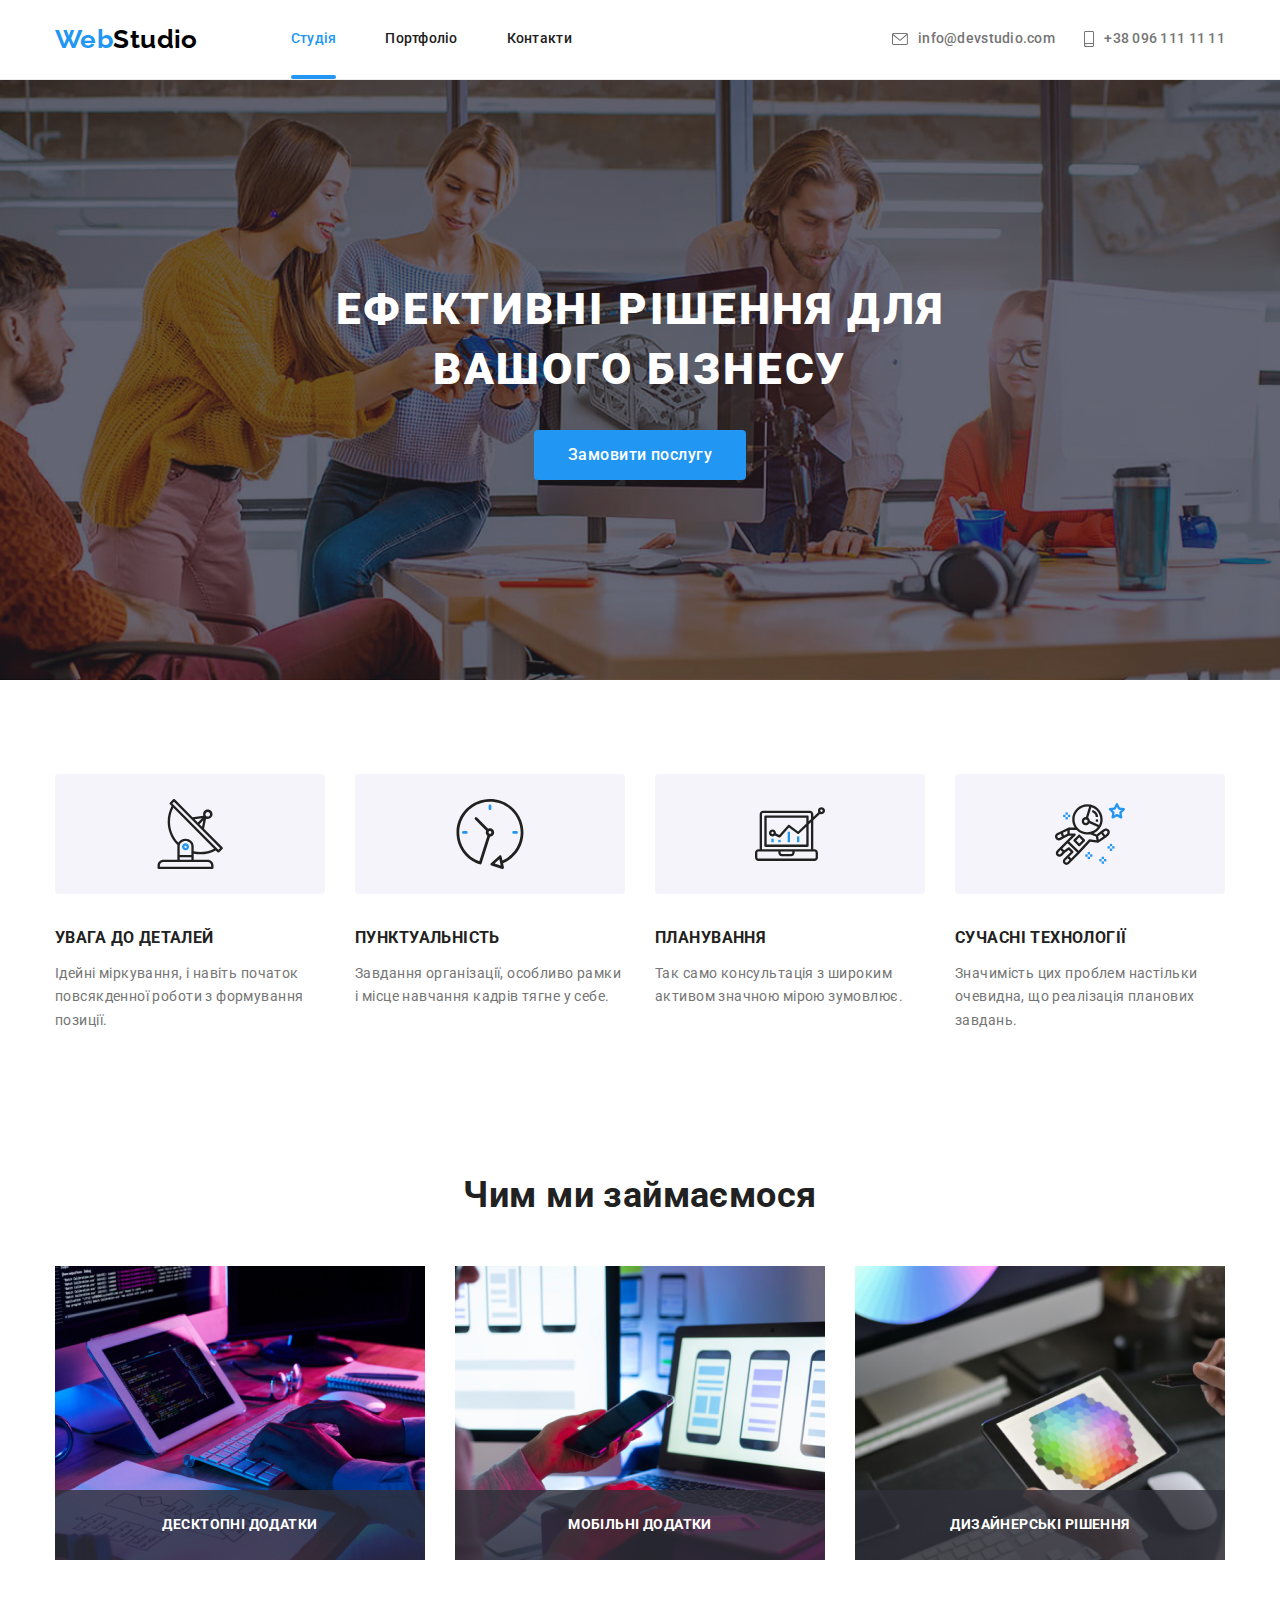
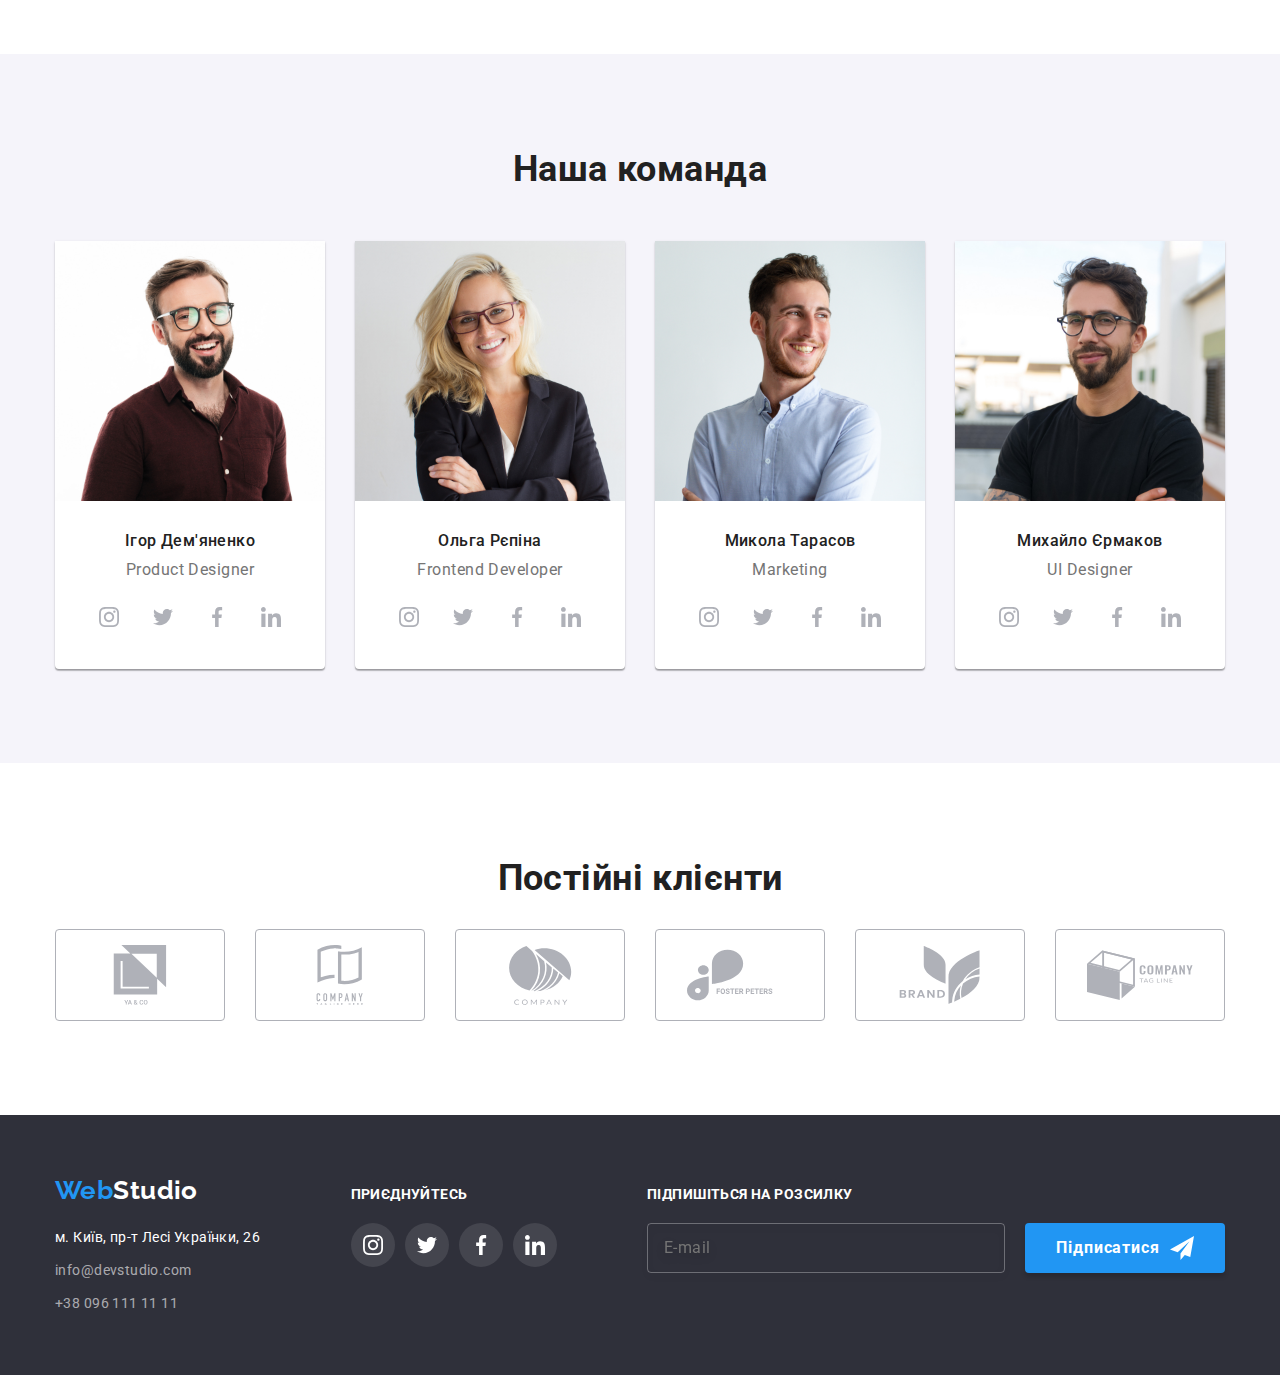
<file: index.html>
<!DOCTYPE html>
<html lang="uk">
<head>
    <meta charset="UTF-8">
    <meta http-equiv="X-UA-Compatible" content="IE=edge">
    <meta name="viewport" content="width=device-width, initial-scale=1.0">
    <title>WebStudio</title>
    <link rel="preconnect" href="https://fonts.googleapis.com">
    <link rel="preconnect" href="https://fonts.gstatic.com" crossorigin>
    <link href="https://fonts.googleapis.com/css2?family=Raleway:wght@700&family=Roboto:wght@400;500;700;900&display=swap"
      rel="stylesheet">

    <link rel="stylesheet" href="https://cdnjs.cloudflare.com/ajax/libs/modern-normalize/1.1.0/modern-normalize.min.css">
    <link rel="stylesheet" href="./css/main.min.css">
    <!-- <link rel="stylesheet" href="./css/styles.css"> -->
</head>
<body>
  <header class="header-border">
    <div class="container header">
      <nav class="header-nav">
        <a href="" class="logo">
        Web<span class="header-logo-accent">Studio</span>
        </a>

        <ul class="header-pagination list">
          <li class="current-page"><a href="./index.html" class="header-pagination-item current">Студія</a></li>
          <li class="current-page"><a href="./portfolio.html" class="header-pagination-item">Портфоліо</a></li>
          <li><a href="" class="header-pagination-item">Контакти</a></li>
        </ul>
      </nav>

      <ul class="header-contacts list">
        <li>
          <a href="" class="header-contacts-item">
            <svg class="contact-icon" width="16" height="12">
              <use href="./images/symbol-defs.svg#icon-1"></use>
            </svg>
            info@devstudio.com</a>
        </li>
        <li>
          <a href="" class="header-contacts-item">
            <svg class="contact-icon"  width="10" height="16">
              <use href="./images/symbol-defs.svg#icon-2"></use>
            </svg>
            +38 096 111 11 11
          </a>
        </li>
      </ul>
      <button class="mobile-button-header menu-toggle js-open-menu"
      aria-expanded="false" aria-controls="mobile-menu">
        <svg class="contact-icon-mobile" width="24" height="16">
          <use  href="./images/symbol-defs.svg#icon-25"></use>
        </svg>
      </button>
    </div>
  </header>

  <main>
    <section class="hero">
      <div class="container">
        <h1 class="hero__title">Ефективні рішення для<br>вашого бізнесу</h1>
        <button class="hero__button" data-modal-open>Замовити послугу</button>
      </div>
    </section>

    <section class="section content">
      <div class="container content__block">
        <h2 class="none">Приорітети в роботі компанії</h2>
        <ul class="list content__items">
          <li class="content__item">
            <div class="content__icon">
              <svg width="70" height="70">
                <use href="./images/symbol-defs.svg#icon-3"></use>
              </svg>
            </div>
            <h3 class="content__title">УВАГА ДО ДЕТАЛЕЙ</h3>
            <p class="content__text">Ідейні міркування, і навіть початок повсякденної роботи з формування позиції.</p>
          </li>

          <li class="content__item">
            <div class="content__icon">
              <svg width="70" height="70">
                <use href="./images/symbol-defs.svg#icon-4"></use>
              </svg>
            </div>
            <h3 class="content__title">ПУНКТУАЛЬНІСТЬ</h3>
            <p class="content__text">Завдання організації, особливо рамки і місце навчання кадрів тягне у себе.</p>
          </li>

          <li class="content__item">
            <div class="content__icon">
              <svg width="70" height="70">
                <use href="./images/symbol-defs.svg#icon-5"></use>
              </svg>
            </div>
            <h3 class="content__title">ПЛАНУВАННЯ</h3>
            <p class="content__text">Так само консультація з широким активом значною мірою зумовлює.</p>
          </li>

          <li class="content__item">
            <div class="content__icon">
              <svg width="70" height="70">
                <use href="./images/symbol-defs.svg#icon-6"></use>
              </svg>
            </div>
            <h3 class="content__title">СУЧАСНІ ТЕХНОЛОГІЇ</h3>
            <p class="content__text">Значимість цих проблем настільки очевидна, що реалізація планових завдань.</p>
          </li>
        </ul>
      </div>
    </section>
    
    <section class="section section-work">
      <div class="container work">
        <h2 class="section__title">Чим ми займаємося</h2>
        <ul class="list work__items">      
          <li class="work__item list">
            <img src="./images/img1.jpg" alt="Людина пише програмний код на планшеті" width="370">
            <p class="section-work__text">Десктопні додатки</p>
          </li>
          <li class="work__item list">
            <img src="./images/img2.jpg" alt="Дівчина сидить с телефоном в руках за ноутбуком" width="370">
            <p class="section-work__text">Мобільні додатки</p>
          </li>
          <li class="work__item list">
            <img src="./images/img3.jpg" alt="Людина вибирає колір с колажу на планшеті" width="370">
            <p class="section-work__text">Дизайнерські рішення</p>
          </li>
        </ul>      
      </div>
    </section>
    
    <section class="section section-team">
      <div class="container team">
        <h2 class="section__title">Наша команда</h2>
        <ul class="list team__card-items">
          <li class="team__card">
            <img src="./images/img4.jpg" alt="Праціник посміхається" width="100%">
            <div class="team__card-item">
              <h3 class="team__card-title">Ігор Дем'яненко</h3>
              <p class="team__card-desc">Product Designer</p>
              <ul class="socials">
                <li class="">
                  <a href=""  class="socials__icon">
                    <svg width="20" height="20">
                      <use href="./images/symbol-defs.svg#icon-7"></use>
                    </svg>
                  </a>
                </li>
                <li class="">
                  <a href="" class="socials__icon">
                    <svg width="20" height="20">
                      <use href="./images/symbol-defs.svg#icon-8"></use>
                    </svg>
                  </a>
                </li>
                <li class="">
                  <a href="" class="socials__icon">
                    <svg width="20" height="20">
                      <use href="./images/symbol-defs.svg#icon-9"></use>
                    </svg>
                  </a>
                </li>
                <li class="">
                  <a href="" class="socials__icon">
                    <svg width="20" height="20">
                      <use href="./images/symbol-defs.svg#icon-10   "></use>
                    </svg>
                  </a>
                </li>
              </ul>
            </div>
          </li>
          <li class="team__card">
            <img src="./images/img5.jpg" alt="Працівниця" width="100%">
            <div class="team__card-item">
              <h3 class="team__card-title">Ольга Рєпіна</h3>
              <p class="team__card-desc">Frontend Developer</p>
              <ul class="socials">
                <li class="">
                  <a href="" class="socials__icon">
                    <svg width="20" height="20">
                      <use href="./images/symbol-defs.svg#icon-7"></use>
                    </svg>
                  </a>
                </li>
                <li class="">
                  <a href="" class="socials__icon">
                    <svg width="20" height="20">
                      <use href="./images/symbol-defs.svg#icon-8"></use>
                    </svg>
                  </a>
                </li>
                <li class="">
                  <a href="" class="socials__icon">
                    <svg width="20" height="20">
                      <use href="./images/symbol-defs.svg#icon-9"></use>
                    </svg>
                  </a>
                </li>
                <li class="">
                  <a href="" class="socials__icon">
                    <svg width="20" height="20">
                      <use href="./images/symbol-defs.svg#icon-10   "></use>
                    </svg>
                  </a>
                </li>
              </ul>
            </div>
          </li>
          <li class="team__card">
            <img src="./images/img6.jpg" alt="Праціник посміхається" width="100%">
            <div class="team__card-item">
              <h3 class="team__card-title">Микола Тарасов</h3>
              <p class="team__card-desc">Marketing</p>
              <ul class="socials">
                <li class="">
                  <a href="" class="socials__icon">
                    <svg width="20" height="20">
                      <use href="./images/symbol-defs.svg#icon-7"></use>
                    </svg>
                  </a>
                </li>
                <li class="">
                  <a href="" class="socials__icon">
                    <svg width="20" height="20">
                      <use href="./images/symbol-defs.svg#icon-8"></use>
                    </svg>
                  </a>
                </li>
                <li class="">
                  <a href="" class="socials__icon">
                    <svg width="20" height="20">
                      <use href="./images/symbol-defs.svg#icon-9"></use>
                    </svg>
                  </a>
                </li>
                <li class="">
                  <a href="" class="socials__icon">
                    <svg width="20" height="20">
                      <use href="./images/symbol-defs.svg#icon-10   "></use>
                    </svg>
                  </a>
                </li>
              </ul>
            </div>
          </li>
          <li class="team__card">
            <img src="./images/img7.jpg" alt width="100%">
            <div class="team__card-item">
              <h3 class="team__card-title">Михайло Єрмаков</h3>
              <p class="team__card-desc">UI Designer</p>
              <ul class="socials">
                <li class="">
                  <a href="" class="socials__icon">
                    <svg width="20" height="20">
                      <use href="./images/symbol-defs.svg#icon-7"></use>
                    </svg>
                  </a>
                </li>
                <li class="">
                  <a href="" class="socials__icon">
                    <svg width="20" height="20">
                      <use href="./images/symbol-defs.svg#icon-8"></use>
                    </svg>
                  </a>
                </li>
                <li class="">
                  <a href="" class="socials__icon">
                    <svg width="20" height="20">
                      <use href="./images/symbol-defs.svg#icon-9"></use>
                    </svg>
                  </a>
                </li>
                <li class="">
                  <a href="" class="socials__icon">
                    <svg width="20" height="20">
                      <use href="./images/symbol-defs.svg#icon-10   "></use>
                    </svg>
                  </a>
                </li>
              </ul>
            </div>
          </li>
        </ul>
      </div>
    </section>

    <section class="section customers">
      <div class="container customers">
        <h2 class="section__title">Постійні клієнти</h2>
        <ul class="list customers__items">
          <li class="customers__item">
            <a href="" class="customers__icon">
              <svg width="106" height="60">
                <use href="./images/symbol-defs.svg#icon-11"></use>
              </svg>
            </a>
          </li>
          <li class="customers__item">
            <a href="" class="customers__icon">
              <svg width="106" height="60">
                <use href="./images/symbol-defs.svg#icon-12"></use>
              </svg>
            </a>
          </li>
          <li class="customers__item">
            <a href="" class="customers__icon">
              <svg width="106" height="60">
                <use href="./images/symbol-defs.svg#icon-13"></use>
              </svg>
            </a>
          </li>
          <li class="customers_item">
            <a href="" class="customers__icon">
              <svg width="106" height="60">
                <use href="./images/symbol-defs.svg#icon-14"></use>
              </svg>
            </a>
          </li>
          <li class="customers__item">
            <a href="" class="customers__icon">
              <svg width="106" height="60">
                <use href="./images/symbol-defs.svg#icon-15"></use>
              </svg>
            </a>
          </li>
          <li class="customers__item">
            <a href="" class="customers__icon">
              <svg width="106" height="60">
                <use href="./images/symbol-defs.svg#icon-16"></use>
              </svg>
            </a>
          </li>
        </ul>
      </div>
    </section>
  </main>

  <footer class="footer">
    <div class="container footer-all">
      <div class="footer-logo-address">
        <a href="" class="logo">
          Web<span class="footer-logo-accent">Studio</span>
        </a>

        <address class="address">
          <ul class="list">
            <li class="footer-item"><a href="" class="footer-address">м. Київ, пр-т Лесі Українки, 26</a></li>
            <li class="footer-item"><a href="" class="footer-contacts">info@devstudio.com</a></li>
            <li class="footer-item"><a href="" class="footer-contacts">+38 096 111 11 11</a></li>
          </ul>
        </address>
      </div>
    
      <div class="contact-footer">
        <h3 class="contact-footer-title">приєднуйтесь</h3>
          <ul class="contact-team-list-footer">
            <li class="">
              <a href="" class="contact-team-footer">
                <svg width="20" height="20">
                  <use href="./images/symbol-defs.svg#icon-7"></use>
                </svg>
              </a>
            </li>
            <li class="">
              <a href="" class="contact-team-footer">
                <svg width="20" height="20">
                  <use href="./images/symbol-defs.svg#icon-8"></use>
                </svg>
              </a>
            </li>
            <li class="">
              <a href="" class="contact-team-footer">
                <svg width="20" height="20">
                  <use href="./images/symbol-defs.svg#icon-9"></use>
                </svg>
              </a>
            </li>
            <li class="">
              <a href="" class="contact-team-footer">
                <svg width="20" height="20">
                  <use href="./images/symbol-defs.svg#icon-10   "></use>
                </svg>
              </a>
            </li>
          </ul>
      </div> 

<!-- форма підписка на розсилку -->

      <div class="footer-form">
        <p class="contact-footer-title">Підпишіться на розсилку</p>
        <form class="form-line" name="news_subscription_form">
          <label for="" >
            <input class="footer-input" type="email" name="email" placeholder="E-mail"/>
          </label>
          <button class="btn-footer" type="submit">Підписатися
              <svg width="24" height="24">
                <use href="./images/symbol-defs.svg#icon-18"></use>
              </svg>
          </button>
        </form>
      </div>
    </div>
  </footer>

  <!-- Modal -->

  <div class="backdrop is-hidden" data-modal>
    <div class="modal-close">
      <button class="modal-btn-close" data-modal-close>
        <svg width="18" height="18">
          <use href="./images/symbol-defs.svg#icon-17"></use>
        </svg>
      </button>
      <form class="modal-wind" name="feedback_data">
        <P class="modal-form-title">Залиште свої дані, ми вам передзвонимо</P>
        <label class="modal-label">
          Ім'я
          <div class="label-icon-possichion">
            <input class="modal-input" type="text" name="username" placeholder="" autofocus />
            <svg class="label-icon" width="18" height="18">
              <use href="./images/symbol-defs.svg#icon-19"></use>
            </svg>
          </div>
        </label>
        <label class="modal-label">
          Телефон
          <div class="label-icon-possichion">
            <input class="modal-input" type="text" name="username" placeholder="" autofocus />
            <svg class="label-icon" width="18" height="18">
              <use href="./images/symbol-defs.svg#icon-20"></use>
            </svg>
          </div>
        </label>
        <label class="modal-label">
          Пошта
          <div class="label-icon-possichion">
            <input class="modal-input" type="text" name="username" placeholder="" autofocus />
            <svg class="label-icon" width="18" height="18">
              <use href="./images/symbol-defs.svg#icon-21"></use>
            </svg>
          </div>
        </label>
        <label class="modal-label coments" >
          Коментар 
          <textarea class="modal-input coments" name="feedback" rows="5" placeholder="Введіть текст"></textarea>         
        </label>
        <label class="modal-label-checkbox">
          <input class="checkbox is-hidden" type="checkbox" name="hobby" value="reading"/>
          <svg class="agreement-icon" width="18" height="18">
            <use class="agreement-icon-uncheck" href="./images/symbol-defs.svg#icon-22"></use>
            <use class="agreement-icon-check" href="./images/symbol-defs.svg#icon-23"></use>
          </svg>
          Погоджуюся з розсилкою та приймаю<a class="agreement-link" href="">Умови договору</a>
        </label>
        <button class="btn-footer" type="submit">Відправити</button>
      </form>
    </div>
  </div>

  <!-- mobile menu -->

  <div class="menu-container js-menu-container" id="mobile-menu">
    <button class="menu-toggle js-close-menu">
      <svg  viewBox="0 0 20 20" xmlns="http://www.w3.org/2000/svg" width="18" height="18">
        <use href="./images/symbol-defs.svg#icon-24"></use>
      </svg>
    </button>
  
    <ul class="mobile-menu">
      <li><a href="" class="link">Студія</a></li>
      <li><a href="" class="link">Портфоліо</a></li>
      <li><a href="" class="link">Контакти</a></li>
    </ul>

    <ul class="mobile-menu-contact">
      <li><a href="" class="tel link">+38 096 111 11 11</a></li>
      <li><a href="" class="mail link">info@devstudio.com</a></li>
    </ul>

    <ul class="mobile-menu-social">
      <li class="mobile-social"><a href="" class="link">Instagram</a></li>
      <li class="mobile-social"><a href="" class="link">Twitter</a></li>
      <li class="mobile-social"><a href="" class="link">Facebook</a></li>
      <li class="mobile-social"><a href="" class="link">LinkedIn</a></li>
    </ul>



  </div>

  <!-- mask -->
  <script src="./mobile-menu.js"></script>
  <script src="./modal.js"></script>
</body>
</html>
</file>
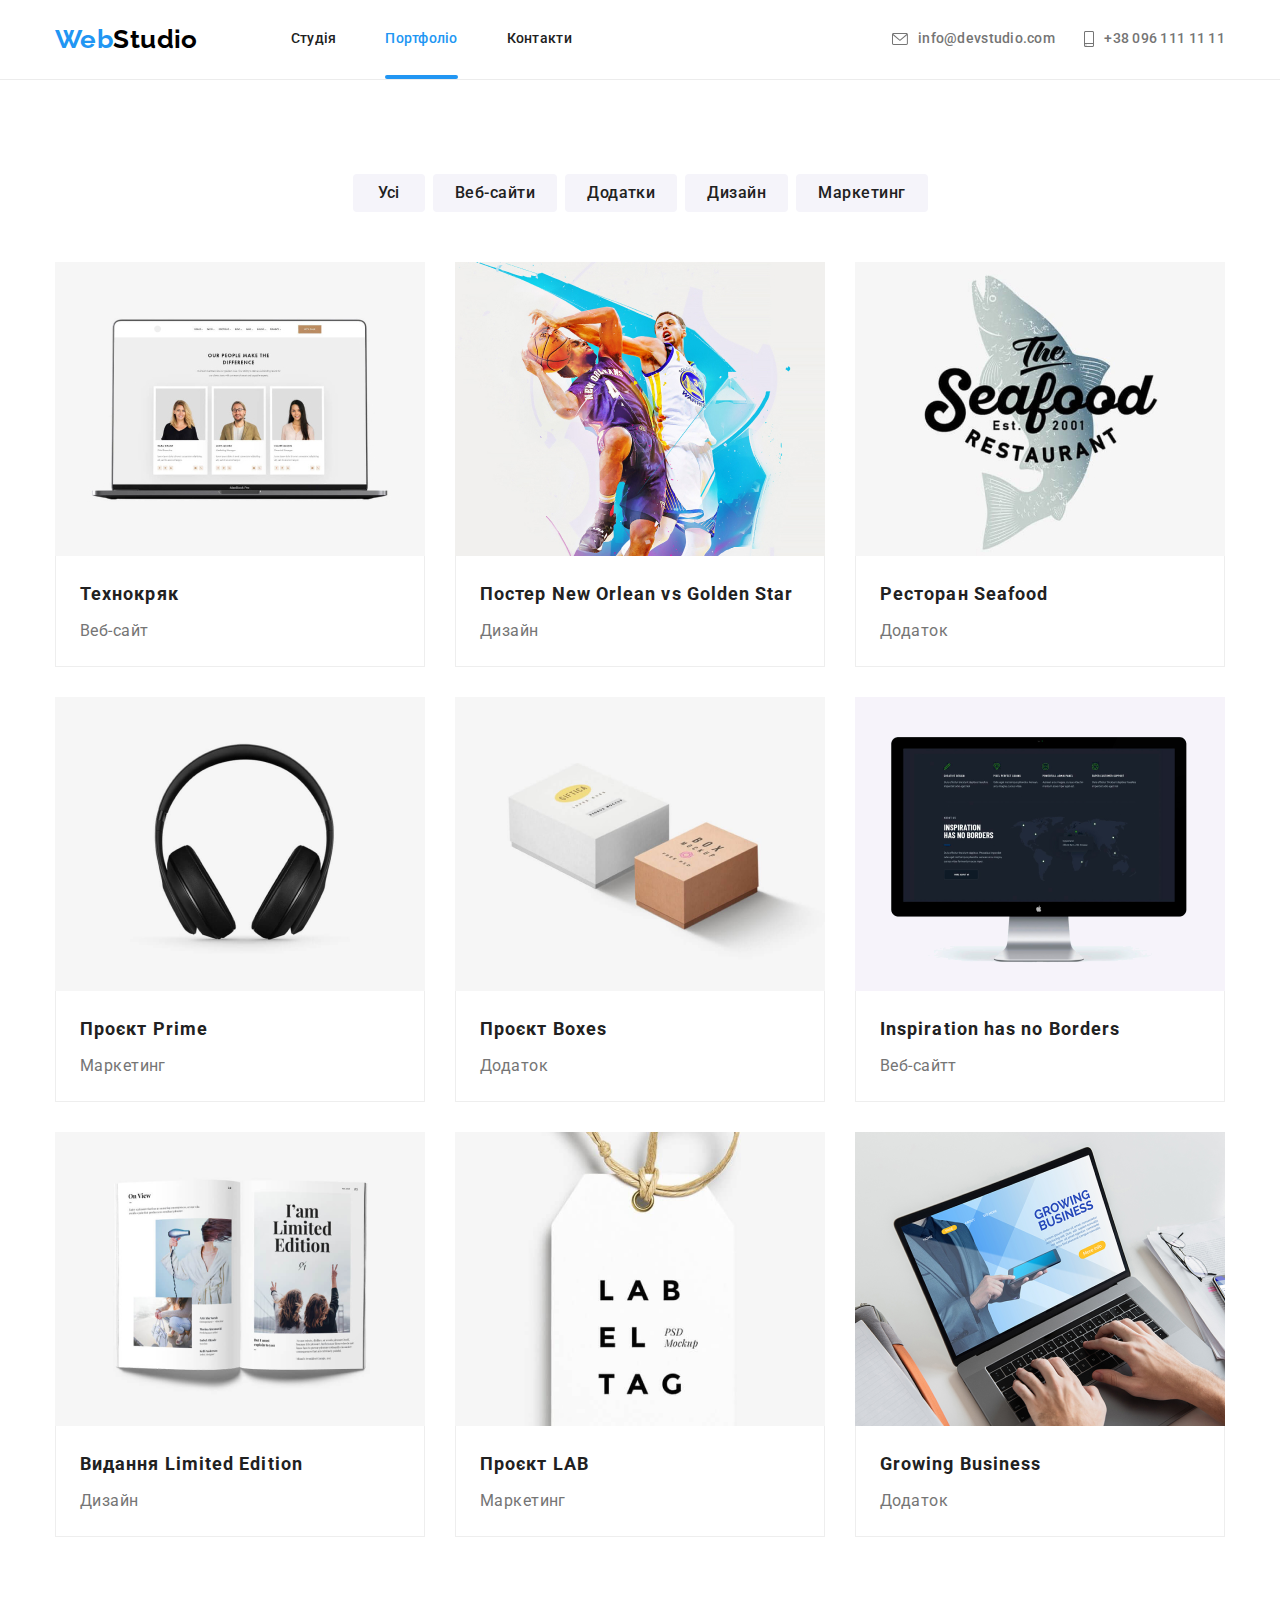
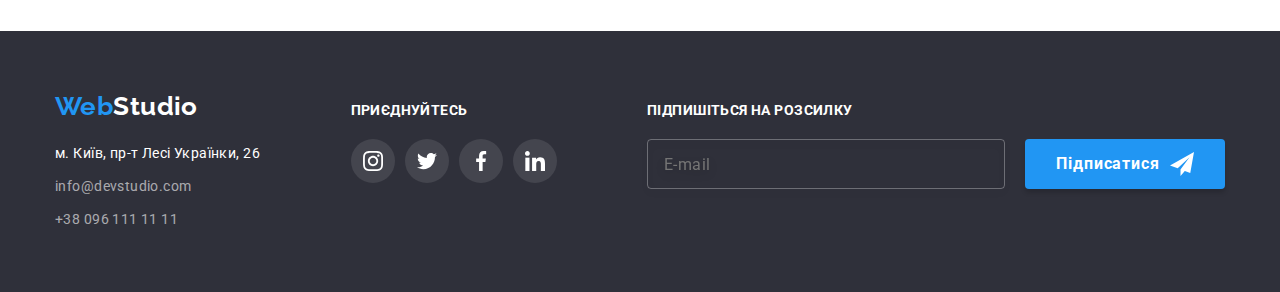
<file: portfolio.html>
<!DOCTYPE html>
<html lang="uk">

<head>
    <meta charset="UTF-8">
    <meta http-equiv="X-UA-Compatible" content="IE=edge">
    <meta name="viewport" content="width=device-width, initial-scale=1.0">
    <title>WebStudio</title>
    <link rel="preconnect" href="https://fonts.googleapis.com">
    <link rel="preconnect" href="https://fonts.gstatic.com" crossorigin>
    <link
        href="https://fonts.googleapis.com/css2?family=Raleway:wght@700&family=Roboto:wght@400;500;700;900&display=swap"
        rel="stylesheet">
    <link rel="stylesheet" href="https://cdnjs.cloudflare.com/ajax/libs/modern-normalize/1.1.0/modern-normalize.min.css">
    <link rel="stylesheet" href="./css/main.min.css">
    <!-- <link rel="stylesheet" href="./css/styles.css"> -->
</head>

<body>
    <header class="header-border">
        <div class="container header">
            <nav class="header-nav">
                <a href="" class="logo">
                    Web<span class="header-logo-accent">Studio</span>
                </a>
    
                <ul class="header-pagination list">
                    <li class="current-page"><a href="./index.html" class="header-pagination-item">Студія</a></li>
                    <li class="current-page"><a href="./portfolio.html" class="header-pagination-item current">Портфоліо</a>
                    </li>
                    <li><a href="" class="header-pagination-item">Контакти</a></li>
                </ul>
            </nav>
    
            <ul class="header-contacts list">
                <li>
                    <a href="" class="header-contacts-item">
                        <svg class="contact-icon" width="16" height="12">
                            <use href="./images/symbol-defs.svg#icon-1"></use>
                        </svg>
                        info@devstudio.com</a>
                </li>
                <li>
                    <a href="" class="header-contacts-item">
                        <svg class="contact-icon" width="10" height="16">
                            <use href="./images/symbol-defs.svg#icon-2"></use>
                        </svg>
                        +38 096 111 11 11
                    </a>
                </li>
            </ul>
        </div>
    </header>
    
    <main class="main-portfolio">
        <section class="section-main">
            <div class="container main">
                <h1 class="none">Портфоліо</h1>
    
                <ul class="list btn">
                    <li class="main-btn"><button class="main-portfolio-button first" type="button">Усі</button></li>
                    <li class="main-btn"><button class="main-portfolio-button" type="button">Веб-сайти</button></li>
                    <li class="main-btn"><button class="main-portfolio-button" type="button">Додатки</button></li>
                    <li class="main-btn"><button class="main-portfolio-button" type="button">Дизайн</button></li>
                    <li class="main-btn"><button class="main-portfolio-button" type="button">Маркетинг</button></li>
                </ul>
    
                <ul class="list portfolio">
                    <li class="pages">
                        <div class="portfolio-img">
                            <img src="./images/port1.jpg" alt="Ноутбук" width="370">
                            <div class="overlay">
                                <P class="portfolio-pages-text">Ресурс пропонує комплексні пропозиції з різним рівнем
                                    функціоналу та сервісів. Все це
                                    дозволить відвідувачу отримати
                                    вичерпні відомості про компанію чи приватну особу.</P>
                            </div>
                        </div>
                        <div class="main-portfolio-content">
                            <h2 class="main-portfolio-title">Технокряк</h2>
                            <p class="main-portfolio-text">Веб-сайт</p>
                        </div>
                    </li>
                    <li class="pages">
                        <div class="portfolio-img">
                            <img src="./images/port2.jpg" alt="Ноутбук" width="370">
                            <div class="overlay">
                                <P class="portfolio-pages-text">Ресурс пропонує комплексні пропозиції з різним рівнем
                                    функціоналу та
                                    сервісів. Все це
                                    дозволить відвідувачу отримати
                                    вичерпні відомості про компанію чи приватну особу.</P>
                            </div>
                        </div>
                        <div class="main-portfolio-content">
                            <h2 class="main-portfolio-title">Постер New Orlean vs Golden Star</h2>
                            <p class="main-portfolio-text">Дизайн</p>
                        </div>
                    </li>
                    <li class="pages">
                        <div class="portfolio-img">
                            <img src="./images/port3.jpg" alt="Ноутбук" width="370">
                            <div class="overlay">
                                <P class="portfolio-pages-text">Ресурс пропонує комплексні пропозиції з різним рівнем
                                    функціоналу та
                                    сервісів. Все це
                                    дозволить відвідувачу отримати
                                    вичерпні відомості про компанію чи приватну особу.</P>
                            </div>
                        </div>
                        <div class="main-portfolio-content">
                            <h2 class="main-portfolio-title">Ресторан Seafood</h2>
                            <p class="main-portfolio-text">Додаток</p>
                        </div>
                    </li>
                    <li class="pages">
                        <div class="portfolio-img">
                            <img src="./images/port4.png" alt="Ноутбук" width="370">
                            <div class="overlay">
                                <P class="portfolio-pages-text">Ресурс пропонує комплексні пропозиції з різним рівнем
                                    функціоналу та
                                    сервісів. Все це
                                    дозволить відвідувачу отримати
                                    вичерпні відомості про компанію чи приватну особу.</P>
                            </div>
                        </div>
                        <div class="main-portfolio-content">
                            <h2 class="main-portfolio-title">Проєкт Prime</h2>
                            <p class="main-portfolio-text">Маркетинг</p>
                        </div>
                    </li>
                    <li class="pages">
                        <div class="portfolio-img">
                            <img src="./images/port5.png" alt="Ноутбук" width="370">
                            <div class="overlay">
                                <P class="portfolio-pages-text">Ресурс пропонує комплексні пропозиції з різним рівнем
                                    функціоналу та
                                    сервісів. Все це
                                    дозволить відвідувачу отримати
                                    вичерпні відомості про компанію чи приватну особу.</P>
                            </div>
                        </div>
                        <div class="main-portfolio-content">
                            <h2 class="main-portfolio-title">Проєкт Boxes</h2>
                            <p class="main-portfolio-text">Додаток</p>
                        </div>
                    </li>
                    <li class="pages">
                        <div class="portfolio-img">
                            <img src="./images/port6.png" alt="Ноутбук" width="370">
                            <div class="overlay">
                                <P class="portfolio-pages-text">Ресурс пропонує комплексні пропозиції з різним рівнем
                                    функціоналу та
                                    сервісів. Все це
                                    дозволить відвідувачу отримати
                                    вичерпні відомості про компанію чи приватну особу.</P>
                            </div>
                        </div>
                        <div class="main-portfolio-content">
                            <h2 class="main-portfolio-title">Inspiration has no Borders</h2>
                            <p class="main-portfolio-text">Веб-сайтт</p>
                        </div>
                    </li>
                    <li class="pages">
                        <div class="portfolio-img">
                            <img src="./images/port7.png" alt="Ноутбук" width="370">
                            <div class="overlay">
                                <P class="portfolio-pages-text">Ресурс пропонує комплексні пропозиції з різним рівнем
                                    функціоналу та
                                    сервісів. Все це
                                    дозволить відвідувачу отримати
                                    вичерпні відомості про компанію чи приватну особу.</P>
                            </div>
                        </div>
                        <div class="main-portfolio-content">
                            <h2 class="main-portfolio-title">Видання Limited Edition</h2>
                            <p class="main-portfolio-text">Дизайн</p>
                        </div>
                    </li>
                    <li class="pages">
                        <div class="portfolio-img">
                            <img src="./images/port8.png" alt="Ноутбук" width="370">
                            <div class="overlay">
                                <P class="portfolio-pages-text">Ресурс пропонує комплексні пропозиції з різним рівнем
                                    функціоналу та
                                    сервісів. Все це
                                    дозволить відвідувачу отримати
                                    вичерпні відомості про компанію чи приватну особу.</P>
                            </div>
                        </div>
                        <div class="main-portfolio-content">
                            <h2 class="main-portfolio-title">Проєкт LAB</h2>
                            <p class="main-portfolio-text">Маркетинг</p>
                        </div>
                    </li>
                    <li class="pages">
                        <div class="portfolio-img">
                            <img src="./images/port9.png" alt="Ноутбук" width="370">
                            <div class="overlay">
                                <P class="portfolio-pages-text">Ресурс пропонує комплексні пропозиції з різним рівнем
                                    функціоналу та
                                    сервісів. Все це
                                    дозволить відвідувачу отримати
                                    вичерпні відомості про компанію чи приватну особу.</P>
                            </div>
                        </div>
                        <div class="main-portfolio-content">
                            <h2 class="main-portfolio-title">Growing Business</h2>
                            <p class="main-portfolio-text">Додаток</p>
                        </div>
                    </li>
                </ul>
            </div>
    
        </section>
    </main>
    
    <footer class="footer">
        <div class="container footer-all">
            <div>
                <a href="" class="logo">
                    Web<span class="footer-logo-accent">Studio</span>
                </a>
    
                <address class="address">
                    <ul class="list">
                        <li class="footer-item"><a href="" class="footer-address">м. Київ, пр-т Лесі Українки, 26</a></li>
                        <li class="footer-item"><a href="" class="footer-contacts">info@devstudio.com</a></li>
                        <li class="footer-item"><a href="" class="footer-contacts">+38 096 111 11 11</a></li>
                    </ul>
                </address>
            </div>
    
            <div class="contact-footer">
                <h3 class="contact-footer-title">приєднуйтесь</h3>
                <ul class="contact-team-list-footer">
                    <li class="">
                        <a href="" class="contact-team-footer">
                            <svg width="20" height="20">
                                <use href="./images/symbol-defs.svg#icon-7"></use>
                            </svg>
                        </a>
                    </li>
                    <li class="">
                        <a href="" class="contact-team-footer">
                            <svg width="20" height="20">
                                <use href="./images/symbol-defs.svg#icon-8"></use>
                            </svg>
                        </a>
                    </li>
                    <li class="">
                        <a href="" class="contact-team-footer">
                            <svg width="20" height="20">
                                <use href="./images/symbol-defs.svg#icon-9"></use>
                            </svg>
                        </a>
                    </li>
                    <li class="">
                        <a href="" class="contact-team-footer">
                            <svg width="20" height="20">
                                <use href="./images/symbol-defs.svg#icon-10   "></use>
                            </svg>
                        </a>
                    </li>
                </ul>
            </div>
    
            <!-- форма підписка на розсилку -->
    
            <div class="footer-form">
                <p class="contact-footer-title">Підпишіться на розсилку</p>
                <form class="form-line" name="news_subscription_form">
                    <label for="">
                        <input class="footer-input" type="email" name="email" placeholder="E-mail" />
                    </label>
                    <button class="btn-footer" type="submit">Підписатися
                        <svg width="24" height="24">
                            <use href="./images/symbol-defs.svg#icon-18"></use>
                        </svg>
                    </button>
                </form>
            </div>
        </div>
    </footer>
</body>

</html>
</file>
<file: css/styles.css>
/* другорядний колір тексту  #212121  */
/* основний колір тексту #757575 */
/* акцент #2196F3  */
/* білий #FFFFFF */
/* фон #FFFFFF */
/* другорядний фон #F5F4FA */
/* фон футер герой #2F303A */
/* другорядний текст футер rgba(255, 255, 255, 0.6) */
/*  логотип хедер #000000 #2196F3 */
/* логотип футер #2196F3 #FFFFFF */
/* фон кнопкі #F5F4FA */
/* border: 1px solid #ECECEC; */



:root {
    --primary-text-color: #757575;
    --title-text-color: #212121;
    --accent-color: #2196F3;
    --primary-white-color: #FFFFFF;
    --minor-white-color: #F5F4FA;
    --hero-footer-background-color: #2F303A;
    --footer-text-color: rgba(255, 255, 255, 0.6);
    --header-logo: #000000;
    --primery-border-color: #ECECEC;
}


*,
*::before,
*::after {
    box-sizing: border-box;
}

img {
    display: block;
}

h1,
h2,
h3,
h4,
h5,
h6,
p {
    margin: 0px;
    padding: 0px;
}

ul {
    list-style: none;
    margin: 0px;
    padding: 0px;
}


body {
    background-color: var(--primary-white-color);
    color: var(--primary-text-color);

    font-family: 'Roboto', sans-serif;
    font-size: 14px;
    line-height: 1.71;
    letter-spacing: 0.03em;
}



.list {
    list-style: none;
}


/* 1. header */

.header {
    display: flex;
    justify-content: space-between;
    align-items: center;
}

.header-pagination .header-pagination-item.current{
    color: var(--accent-color);
    text-decoration: none;
}

.current-page {
    position: relative;
    
}

.current::after {
    content: "" ;
    position: absolute;
    width: 100%;
    height: 4px;

    right: 0px;
    bottom: -32px;

    background-color: var(--accent-color);
    border-radius: 2px;
}



.container {
    width: 1200px;
    padding-left: 15px;
    padding-right: 15px;
    margin: 0 auto;
}

.header-nav {
    display: flex;
    align-items: center;
}

.header-border {
    padding-top: 24px;
    padding-bottom: 24px;

    border-bottom: 1px solid var(--primery-border-color);
}

/* 1.1. header-nav */

.logo {

    cursor: default;

    color: var(--accent-color);

    font-family: 'Raleway';
    font-weight: 700;
    font-size: 26px;
    line-height: 1.19;
    text-decoration: none;
}

.header-logo-accent {
    color: var(--header-logo);
}


.header-pagination-item {
    display: block;

    color: var(--title-text-color);

    font-weight: 500;
    font-size: 14px;
    line-height: 1.14;
    letter-spacing: 0.02em;
    text-decoration: none;

    transition: color 250ms;
    transition-timing-function: cubic-bezier(0.4, 0, 0.2, 1);

}

.header-pagination {
    display: flex;
    width: 281px;
    justify-content: space-between;

    margin-left: 93px;
    padding: 0px;
}

.header-pagination-item:hover {
    color: var(--accent-color);
}

.header-pagination-item:focus {
    color: var(--accent-color);
}


/* 1.2. header-contacts */

.header .header-contacts.list {
    display: flex;
    width: 333px;
    justify-content: space-between;
    margin-top: 0px;
    margin-bottom: 0px;
}

.header-contacts-item {
    display: block;
    align-items: center;

    color: var(--primary-text-color);
    fill: var(--primary-text-color);

    font-weight: 500;
    font-size: 14px;
    line-height: 1.14;
    letter-spacing: 0.02em;
    text-decoration: none;

    transition: color 250ms;
    transition-timing-function: cubic-bezier(0.4, 0, 0.2, 1);
}

.header-contacts-item:hover {
    color: var(--accent-color);
    fill: var(--accent-color);
    
    

}

.header-contacts-item:focus {
    color: var(--accent-color);
    
}

.header-contacts {
    padding: 0px;
}

.contact-icon {
    margin-right: 10px;
    fill: currentColor; 
}

.contact-icon:hover {
    fill: var(--accent-color);
   
}


.header-contacts a {
    display: flex;
}

/* 2. main */

/* 2.1. section-hero */

.hero {
    max-width: 1600px;
    padding-top: 200px;
    padding-bottom: 200px;
    margin-left: auto;
    margin-right: auto;
    text-align: center;

    background-image: linear-gradient(
        to right,
        rgba(47, 48, 58, 0.4),
        rgba(47, 48, 58, 0.4)), 
    url(../images/fonhero.jpg);
    background-repeat: no-repeat;
    background-position: center;

}


.hero_title {
    margin-top: 0px;

    color: var(--primary-white-color);

    font-weight: 900;
    font-size: 44px;
    line-height: 1.36;
    text-align: center;
    letter-spacing: 0.06em;
    text-transform: uppercase;
}

.hero_button {
    border-radius: 4px;
    padding-left: 32px;
    padding-right: 32px;
    padding-top: 10px;
    padding-bottom: 10px;
    margin-top: 30px;



    color: var(--primary-white-color);
    background-color: var(--accent-color);
    border-color: transparent;

    font-family: 'Roboto';
    font-weight: 500;
    font-size: 16px;
    line-height: 1.62;
    letter-spacing: 0.03em;
    text-align: center;
}

/* 2.2. section-Приорітети в роботі компанії */

.none {
    display: none;
}

.section.content {
    padding-top: 94px;
    padding-bottom: 47px;
}

.content_title {
    margin-top: 0px;
    margin-bottom: 10px;


    color: var(--title-text-color);

    font-weight: 700;
    font-size: 14px;
    line-height: 1.14;
    text-transform: uppercase;
}



.content_block .content_items {
    display: flex;
    justify-content: center;
    gap: 30px;
    margin: 0px;
    padding: 0px;

}


.content_text {
    padding: 0px;
    margin: 0px;
}



.content_icon {
    display: flex;
    justify-content: center;
    align-items: center;

    width: 270px;
    height: 120px;
    border-radius: 4px;

    margin-bottom: 30px;
    
    border-radius: 4px;
    background: #F5F4FA;

    
}



/* 2.3. section-Чим ми займаємося */

.section-work {
    padding-top: 47px;
    padding-bottom: 94px;
}

.section_title {
    margin: 0px;
    color: var(--title-text-color);

    font-weight: 700;
    font-size: 36px;
    line-height: 1.17;
    text-align: center;
}

.work_items {
    display: flex;
    justify-content: space-between;
    padding-left: 0px;
    margin-top: 0px;
    margin-bottom: 0px;

}

.work .section_title {
    margin-bottom: 50px;
}

.work_item {
    position: relative;
}

.section-work_text {
    position: absolute;
    bottom: 0px;

    width: 100%;
    height: 70px;

    display: flex;
    justify-content: center;
    align-items: center;

    font-weight: 700;
    font-size: 14px;
    line-height: 1.14;
    letter-spacing: 0.03em;
    text-transform: uppercase;
    color: #FFFFFF;
    background: rgba(47, 48, 58, 0.8);
}

/* 2.3. section-Наша команда */

.section-team {
    padding-top: 94px;
    padding-bottom: 94px;

    background-color: var(--minor-white-color);
}


.team_card-title {

    color: var(--title-text-color);

    font-weight: 500;
    font-size: 16px;
    line-height: 1.19;
}

.team_card-desc {
    margin-top: 10px;
    margin-bottom: 16px;

    font-size: 16px;
    line-height: 1.19;
    letter-spacing: 0.03em;

    color: #757575;
}

.container.team .list {
    display: flex;
    justify-content: space-between;
    margin-top: 0px;
    padding-left: 0px;
    margin-top: 50px;
    margin-bottom: 0px;
}



.team_card {
    background-color: var(--primary-white-color);
    box-shadow: 0px 1px 3px rgba(0, 0, 0, 0.12), 0px 1px 1px rgba(0, 0, 0, 0.14), 0px 2px 1px rgba(0, 0, 0, 0.2);
    border-radius: 0px 0px 4px 4px;
}

.team_card-item {
    padding-top: 30px;
    padding-bottom: 30px;
    text-align: center;
}
/* icon */
.contact-team_socials,
.contact-footer-item {
    display: flex;
    justify-content: center;
    gap: 10px;  
}

.socials-icon {
    width: 44px;
    height: 44px;
    display: flex;
    justify-content: center;
    align-items: center;
    border-radius: 50%;

    fill: #AFB1B8;
    background-color: var(--primary-white-color);
    
    transition: fill 250ms, background-color 250ms;
    transition-timing-function: cubic-bezier(0.4, 0, 0.2, 1);
    

}

.socials-icon:hover,
.socials-icon:focus {
    fill: var(--primary-white-color);
    background-color: var(--accent-color);
}

/* замовники */

.section.customers {
    padding-top: 94px;
    padding-bottom: 94px;
}

.list.customers_items {
    margin-top: 50px;
    display: flex;
    justify-content: center;
    gap: 30px;   
}

.customers_icon {

    fill: #AFB1B8;
    display: flex;
    align-items: center;
    width: 170px;
    height: 92px;
    display: flex;
    justify-content: center;
    align-items: center;
        
    border: 1px solid #AFB1B8;
    border-radius: 4px;

   
    transition: border-color 250ms, fill 250ms;
    
    transition-timing-function: cubic-bezier(0.4, 0, 0.2, 1);
}

.customers_icon:hover,
.customers_icon:focus {
    fill: var(--accent-color);
    cursor: pointer;
    border-color: var(--accent-color);
        
    fill: var(--accent-color);
}

        


/* 3. footer */

.footer {
    padding-top: 60px;
    padding-bottom: 60px;

    background-color: var(--hero-footer-background-color);
}

.footer-logo-accent {
    color: var(--primary-white-color);
}

.footer-contacts {
    cursor: default;

    color: var(--footer-text-color);

    text-decoration: none;
}

.footer-address {
    cursor: default;

    color: var(--primary-white-color);

    text-decoration: none;

}

.address {
    display: inline;
    font-style: normal;
}




.footer .container .address .list {
    margin-top: 20px;
    margin-bottom: 0px;
    padding-left: 0px;

}

.footer-item {
    margin-bottom: 9px;
}

.footer .footer-item:last-child {
    margin-bottom: 0px;
}


.container.footer-all {
    display: flex;
}

.contact-footer-item {
    display: flex;
}

.contact-footer-title {
    margin-bottom: 20px;

    font-weight: 700;
    font-size: 14px;
    line-height: 1.14;
    letter-spacing: 0.03em;
    text-transform: uppercase;

    color: #FFFFFF;
}

.contact-footer {
    margin-left: 93px;
    padding-top: 12px;
}

/* icon */

.contact-team-list-footer {
    display: flex;
    justify-content: center;
    gap: 10px;
}

.contact-team-footer {
    width: 44px;
    height: 44px;
    display: flex;
    justify-content: center;
    align-items: center;

    fill: var(--primary-white-color);
    border-radius: 50%;
    background: rgba(255, 255, 255, 0.1);

    transition: fill 250ms, background-color 250ms;
    transition-timing-function: cubic-bezier(0.4, 0, 0.2, 1);

}

.contact-team-footer:hover,
.contact-team-footer:focus {
    background-color: var(--accent-color);
    border-radius: 50%;
    fill: var(--primary-white-color);

}



/*форма підписка на розсилку*/

.footer-form {
    margin-left: 93px;
    padding-top: 12px;
}

.footer-input {
    width: 358px;
    height: 50px;
    padding: 0px;
    padding-left: 16px;

    border: 1px solid rgba(255, 255, 255, 0.3);
    filter: drop-shadow(0px 4px 4px rgba(0, 0, 0, 0.15));
    border-radius: 4px;
    background-color: transparent;


    font-size: 16px;
    line-height: 1.25;
    letter-spacing: 0.03em;
    color: rgba(255, 255, 255, 0.6);

    transition: 250ms;
    transition-timing-function: cubic-bezier(0.4, 0, 0.2, 1);
}

.btn-footer {
    display: flex;
    gap: 10px;
    justify-content: center;
    align-items: center;


    width: 200px;
    height: 50px;
    padding: 0px;
    margin: 0px;

    font-weight: 700;
    font-size: 16px;
    line-height: 1.88;
    letter-spacing: 0.06em;
    color: var(--primary-white-color);
    background: #2196F3;
    box-shadow: 0px 4px 4px rgba(0, 0, 0, 0.15);
    border-radius: 4px;
    border-color: transparent;

}

.form-line {
    display: flex;
    gap: 12px;
}




/* 4. main-portfolio */

.section-main {
    padding-top: 94px;
    padding-bottom: 94px;

}

.main-portfolio-button {
    padding-left: 22px;
    padding-right: 22px;
    padding-top: 6px;
    padding-bottom: 6px;
    border-radius: 4px;
    border: none;

    font-family: 'Roboto';
    font-weight: 500;
    font-size: 16px;
    line-height: 1.62;
    letter-spacing: 0.03em;

    color: var(--title-text-color);

    background-color: var(--minor-white-color);

    transition: background-color 250ms, color 250ms, filter 250ms;
        
    transition-timing-function: cubic-bezier(0.4, 0, 0.2, 1);
}

.main-portfolio-button.first {
    padding-left: 25px;
    padding-right: 25px;
}

.btn {
    display: flex;
    width: 575px;
    justify-content: space-between;
    margin: 0 auto;
}



.main-portfolio-button:hover,
.main-portfolio-button:focus {
    color: var(--primary-white-color);

    background-color: var(--accent-color);

    cursor: pointer;
    filter: drop-shadow(0px 4px 4px rgba(0, 0, 0, 0.25));
}

.main-portfolio-title {

    margin-bottom: 4px;

    font-weight: 700;
    font-size: 18px;
    line-height: 2;
    letter-spacing: 0.06em;

    color: var(--title-text-color);
}

.main-portfolio-text {

    font-size: 16px;
    line-height: 1.88;

}



.list.portfolio {
    display: flex;
    flex-wrap: wrap;
    margin-top: 50px;

}

.pages {
    margin-right: 30px;
    margin-bottom: 30px;

    transition: box-shadow 250ms;
    
    transition-timing-function: cubic-bezier(0.4, 0, 0.2, 1);
}

.pages:hover {
    box-shadow: 0px 1px 1px rgba(0, 0, 0, 0.12),
    0px 4px 4px rgba(0, 0, 0, 0.06),
    1px 4px 6px rgba(0, 0, 0, 0.16);

}


.pages:nth-child(3n) {
    margin-right: 0px;
}

.pages:nth-last-child(-n+3) {
    margin-bottom: 0px;
}

.portfolio-img {
    position: relative;
    overflow: hidden;
}



.portfolio-img:hover .overlay {
    transform: translatey(0);
}

.main-portfolio-content {
    
    padding-top: 20px;
    padding-left: 24px;
    padding-bottom: 20px;

    border-left: 1px solid #EEEEEE;
    border-right: 1px solid #EEEEEE;
    border-bottom: 1px solid #EEEEEE;
}

.overlay {
    position: absolute;
    width: 100%;
    height: 404px;
    padding-left: 24px;
    padding-right: 24px;
    padding-top: 63px;
    padding-bottom: 63px;

    cursor: pointer;
        
    top: 1px;
        
    font-family: 'Roboto';
    font-style: normal;
    font-weight: 400;
    font-size: 18px;
    line-height: 1.56;
    letter-spacing: 0.03em;
    color: #FFFFFF;
        
    background: rgba(33, 150, 243, 0.9);


    transform: translatey(100%);
    transition: transform 250ms ease;
}

/* Modal */

.backdrop {
    position: fixed;
    top: 0px;
    left: 0px;

    width: 100%;
    height: 100%;

    background-color: rgba(0, 0, 0, 0.2); 

    transition: 250ms;
    transition-timing-function: cubic-bezier(0.4, 0, 0.2, 1);
}

.modal-close {
    position: absolute;
    top: 50%;
    left: 50%;
    transform: translate(-50%, -50%);

    width: 528px;
    height: 581px;

    border-radius: 4px;
    background: #FFFFFF;
    box-shadow: 0px 1px 3px rgba(0, 0, 0, 0.12), 0px 1px 1px rgba(0, 0, 0, 0.14), 0px 2px 1px rgba(0, 0, 0, 0.2);

}

.modal-btn-close {
    position: absolute;
    right: 8px;
    top: 8px;

    width: 30px;
    height: 30px;
    background: #FFFFFF;
    border: 1px solid rgba(0, 0, 0, 0.1);
    border-radius: 50%;
    padding: 0px;

    display: flex;
    align-items: center;
    justify-content: center;

    cursor: pointer;

    transition: fill 250ms;
    transition-timing-function: cubic-bezier(0.4, 0, 0.2, 1);
}

.modal-btn-close:hover {
    fill: var(--accent-color);

}

.backdrop.is-hidden {
    opacity: 0;
    visibility: hidden;
    pointer-events: none;
}



.modal-wind {
    position: absolute;
    width: 100%;
    display: flex;
    flex-direction: column;
    align-items: center;
    top: 40px;
}

.modal-input {
    width: 448px;
    height: 40px;
    display: flex;

    outline: none;

    padding-left: 42px;

    border: 1px solid rgba(33, 33, 33, 0.2);
    border-radius: 4px;

    transition: border-color 250ms;
    transition-timing-function: cubic-bezier(0.4, 0, 0.2, 1);
}

.label-icon {
    transition: fill 250ms;
    transition-timing-function: cubic-bezier(0.4, 0, 0.2, 1);
}


.modal-input:focus + .label-icon {
    
    fill: var(--accent-color);
}

.modal-input:focus {
    border-color: var(--accent-color);
}

.modal-form-title {
    margin-bottom: 12px;
 
    font-weight: 700;
    font-size: 20px;
    line-height: 1.15;
    letter-spacing: 0.03em;
    
    color: #212121;
}

.modal-label {
    position: relative;
    margin-bottom: 10px;
    font-size: 12px;
    line-height: 1.16;
    letter-spacing: 0.01em;

    color: #757575;
}


.modal-input.coments {
    resize: none;

    height: 120px;
    padding-left: 16px;
    padding-right: 16px;
    padding-top: 12px;
    padding-bottom: 12px;
    margin-top: 4px;
    margin-bottom: 20px;
}


.modal-label-checkbox {
    display: flex;
    align-items: center;
    gap: 7px;
    margin-bottom: 30px;

    font-size: 14px;
    line-height: 1.71;
    letter-spacing: 0.03em;
    color: #757575;

    user-select: none;
}

.label-icon {
    position: absolute;
    margin-left: 12px;
    fill: var(--header-logo);
}

.label-icon-possichion{
    display: flex;
    align-items: center;
    margin-top: 4px;

}

.agreement-icon-check {
    opacity: 0;
    transition: opacity 250ms;
    transition-timing-function: cubic-bezier(0.4, 0, 0.2, 1);
}


.checkbox:checked + .agreement-icon .agreement-icon-check {
    opacity: 1;
}

.checkbox.is-hidden {
    position: absolute;
    white-space: nowrap;
    width: 1px;
    height: 1px;
    overflow: hidden;
    border: 0;
    padding: 0;
    clip: rect(0 0 0 0);
    clip-path: inset(50%);
    margin: -1px;
}

.agreement-link {
    color: var(--accent-color);
}
</file>
<file: css/main.min.css>
:root{--primary-text-color: #757575;--title-text-color: #212121;--accent-color: #2196F3;--primary-white-color: #FFFFFF;--minor-white-color: #F5F4FA;--hero-footer-background-color: #2F303A;--footer-text-color: rgba(255, 255, 255, 0.6);--header-logo: #000000;--primery-border-color: #ECECEC}body{background-color:var(--primary-white-color);color:var(--primary-text-color);font-family:"Roboto",sans-serif;font-size:14px;line-height:1.71;letter-spacing:.03em}*,*::before,*::after{-webkit-box-sizing:border-box;box-sizing:border-box}img{display:block;max-width:100%;height:auto}h1,h2,h3,h4,h5,h6,p{margin:0px;padding:0px}ul{list-style:none;margin:0px;padding:0px}.container{max-width:480px;margin:0 auto;padding-left:15px;padding-right:15px}@media screen and (min-width: 768px){.container{max-width:768px;margin:0 auto;padding-left:15px;padding-right:15px}}@media screen and (min-width: 1200px){.container{max-width:1200px;margin:0 auto;padding-left:15px;padding-right:15px}}.list{list-style:none}.header{display:-webkit-box;display:-ms-flexbox;display:flex;-webkit-box-pack:justify;-ms-flex-pack:justify;justify-content:space-between;-webkit-box-align:center;-ms-flex-align:center;align-items:center}@media screen and (min-width: 768px){.header{display:-webkit-box;display:-ms-flexbox;display:flex;-webkit-box-pack:justify;-ms-flex-pack:justify;justify-content:space-between;-webkit-box-align:center;-ms-flex-align:center;align-items:center}}@media screen and (min-width: 1200px){.header{display:-webkit-box;display:-ms-flexbox;display:flex;-webkit-box-pack:justify;-ms-flex-pack:justify;justify-content:space-between;-webkit-box-align:center;-ms-flex-align:center;align-items:center}}@media screen and (min-width: 768px){.header-pagination .header-pagination-item.current{color:var(--accent-color);text-decoration:none}}@media screen and (min-width: 1200px){.header-pagination .header-pagination-item.current{color:var(--accent-color);text-decoration:none}}@media screen and (min-width: 768px){.current-page{position:relative}}@media screen and (min-width: 1200px){.current-page{position:relative}}@media screen and (min-width: 768px){.current::after{content:"";position:absolute;width:100%;height:4px;right:0px;bottom:-32px;background-color:var(--accent-color);border-radius:2px}}@media screen and (min-width: 1200px){.current::after{content:"";position:absolute;width:100%;height:4px;right:0px;bottom:-32px;background-color:var(--accent-color);border-radius:2px}}@media screen and (min-width: 768px){.header-nav{display:-webkit-box;display:-ms-flexbox;display:flex;-webkit-box-align:center;-ms-flex-align:center;align-items:center}}@media screen and (min-width: 1200px){.header-nav{display:-webkit-box;display:-ms-flexbox;display:flex;-webkit-box-align:center;-ms-flex-align:center;align-items:center}}.header-border{padding-top:10px;padding-bottom:10px}@media screen and (min-width: 768px){.header-border{padding-top:19px;padding-bottom:18px;border-bottom:1px solid var(--primery-border-color)}}@media screen and (min-width: 1200px){.header-border{padding-top:24px;padding-bottom:24px;border-bottom:1px solid var(--primery-border-color)}}.logo{cursor:default;color:var(--accent-color);font-family:"Raleway";font-weight:700;font-size:24px;line-height:1.16;text-decoration:none}@media screen and (min-width: 768px){.logo{cursor:default;color:var(--accent-color);font-family:"Raleway";font-weight:700;font-size:24px;line-height:1.16;text-decoration:none}}@media screen and (min-width: 1200px){.logo{cursor:default;color:var(--accent-color);font-family:"Raleway";font-weight:700;font-size:26px;line-height:1.19;text-decoration:none}}.header-logo-accent{color:var(--header-logo)}.header-pagination-item{display:none}@media screen and (min-width: 768px){.header-pagination-item{display:block;color:var(--title-text-color);font-weight:500;font-size:14px;line-height:1.14;letter-spacing:.02em;text-decoration:none;-webkit-transition:color 250ms;transition:color 250ms;-webkit-transition-timing-function:cubic-bezier(0.4, 0, 0.2, 1);transition-timing-function:cubic-bezier(0.4, 0, 0.2, 1)}}@media screen and (min-width: 1200px){.header-pagination-item{display:block;color:var(--title-text-color);font-weight:500;font-size:14px;line-height:1.14;letter-spacing:.02em;text-decoration:none;-webkit-transition:color 250ms;transition:color 250ms;-webkit-transition-timing-function:cubic-bezier(0.4, 0, 0.2, 1);transition-timing-function:cubic-bezier(0.4, 0, 0.2, 1)}}@media screen and (min-width: 768px){.header-pagination{display:-webkit-box;display:-ms-flexbox;display:flex;width:281px;-webkit-box-pack:justify;-ms-flex-pack:justify;justify-content:space-between;margin-left:88px;padding:0px}}@media screen and (min-width: 1200px){.header-pagination{display:-webkit-box;display:-ms-flexbox;display:flex;width:281px;-webkit-box-pack:justify;-ms-flex-pack:justify;justify-content:space-between;margin-left:93px;padding:0px}}@media screen and (min-width: 768px){.header-pagination-item:hover,.header-pagination-item:focus{color:var(--accent-color)}}@media screen and (min-width: 1200px){.header-pagination-item:hover,.header-pagination-item:focus{color:var(--accent-color)}}.header .header-contacts.list{display:none}@media screen and (min-width: 768px){.header .header-contacts.list{display:-webkit-box;display:-ms-flexbox;display:flex;-webkit-box-orient:vertical;-webkit-box-direction:normal;-ms-flex-direction:column;flex-direction:column;gap:10px;margin-top:0px;margin-bottom:0px}}@media screen and (min-width: 1200px){.header .header-contacts.list{display:-webkit-box;display:-ms-flexbox;display:flex;-webkit-box-orient:horizontal;-webkit-box-direction:normal;-ms-flex-direction:row;flex-direction:row;width:333px;-webkit-box-pack:justify;-ms-flex-pack:justify;justify-content:space-between;margin-top:0px;margin-bottom:0px}}@media screen and (min-width: 768px){.header-contacts-item{display:block;-webkit-box-align:center;-ms-flex-align:center;align-items:center;color:var(--primary-text-color);fill:var(--primary-text-color);font-weight:500;font-size:14px;line-height:1.14;letter-spacing:.02em;text-decoration:none;-webkit-transition:color 250ms;transition:color 250ms;-webkit-transition-timing-function:cubic-bezier(0.4, 0, 0.2, 1);transition-timing-function:cubic-bezier(0.4, 0, 0.2, 1)}}@media screen and (min-width: 1200px){.header-contacts-item{display:block;-webkit-box-align:center;-ms-flex-align:center;align-items:center;color:var(--primary-text-color);fill:var(--primary-text-color);font-weight:500;font-size:14px;line-height:1.14;letter-spacing:.02em;text-decoration:none;-webkit-transition:color 250ms;transition:color 250ms;-webkit-transition-timing-function:cubic-bezier(0.4, 0, 0.2, 1);transition-timing-function:cubic-bezier(0.4, 0, 0.2, 1)}}@media screen and (min-width: 768px){.header-contacts-item:hover{color:var(--accent-color);fill:var(--accent-color)}}@media screen and (min-width: 1200px){.header-contacts-item:hover{color:var(--accent-color);fill:var(--accent-color)}}@media screen and (min-width: 768px){.header-contacts-item:focus{color:var(--accent-color)}}@media screen and (min-width: 1200px){.header-contacts-item:focus{color:var(--accent-color)}}@media screen and (min-width: 768px){.header-contacts{padding:0px}}@media screen and (min-width: 1200px){.header-contacts{padding:0px}}@media screen and (min-width: 768px){.contact-icon{margin-right:10px;fill:currentColor}}@media screen and (min-width: 1200px){.contact-icon{margin-right:10px;fill:currentColor}}@media screen and (min-width: 768px){.header-contacts a{display:-webkit-box;display:-ms-flexbox;display:flex}}@media screen and (min-width: 1200px){.header-contacts a{display:-webkit-box;display:-ms-flexbox;display:flex}}.mobile-button-header{padding:0px;border:none;background-color:var(--primary-white-color)}@media screen and (min-width: 768px){.mobile-button-header{display:none}}.contact-icon-mobile{display:-webkit-box;display:-ms-flexbox;display:flex;-webkit-box-pack:center;-ms-flex-pack:center;justify-content:center;-webkit-box-align:center;-ms-flex-align:center;align-items:center}.hero{max-width:1600px;padding-top:118px;padding-bottom:118px;margin-left:auto;margin-right:auto;text-align:center;background-repeat:no-repeat;background-position:center;background-size:cover;background-image:-webkit-gradient(linear, left top, right top, from(rgba(47, 48, 58, 0.4)), to(rgba(47, 48, 58, 0.4))),url(../images/fonhero_sm-@1x.jpg);background-image:linear-gradient(to right, rgba(47, 48, 58, 0.4), rgba(47, 48, 58, 0.4)),url(../images/fonhero_sm-@1x.jpg)}@media(min-device-pixel-ratio: 2),(-webkit-min-device-pixel-ratio: 2),(min-resolution: 192dpi),(min-resolution: 2dppx){.hero{background-image:-webkit-gradient(linear, left top, right top, from(rgba(47, 48, 58, 0.4)), to(rgba(47, 48, 58, 0.4))),url(../images/fonhero_sm-@2x.jpg);background-image:linear-gradient(to right, rgba(47, 48, 58, 0.4), rgba(47, 48, 58, 0.4)),url(../images/fonhero_sm-@2x.jpg)}}@media screen and (min-width: 769px){.hero{background-image:-webkit-gradient(linear, left top, right top, from(rgba(47, 48, 58, 0.4)), to(rgba(47, 48, 58, 0.4))),url(../images/fonhero_md-@1x.jpg);background-image:linear-gradient(to right, rgba(47, 48, 58, 0.4), rgba(47, 48, 58, 0.4)),url(../images/fonhero_md-@1x.jpg)}}@media screen and (min-width: 769px)and (min-device-pixel-ratio: 2),screen and (min-width: 769px)and (-webkit-min-device-pixel-ratio: 2),screen and (min-width: 769px)and (min-resolution: 192dpi),screen and (min-width: 769px)and (min-resolution: 2dppx){.hero{background-image:-webkit-gradient(linear, left top, right top, from(rgba(47, 48, 58, 0.4)), to(rgba(47, 48, 58, 0.4))),url(../images/fonhero_md-@2x.jpg);background-image:linear-gradient(to right, rgba(47, 48, 58, 0.4), rgba(47, 48, 58, 0.4)),url(../images/fonhero_md-@2x.jpg)}}@media screen and (min-width: 1200px){.hero{padding-top:200px;padding-bottom:200px;background-image:-webkit-gradient(linear, left top, right top, from(rgba(47, 48, 58, 0.4)), to(rgba(47, 48, 58, 0.4))),url(../images/fonhero_lg-@1x.jpg);background-image:linear-gradient(to right, rgba(47, 48, 58, 0.4), rgba(47, 48, 58, 0.4)),url(../images/fonhero_lg-@1x.jpg)}}@media screen and (min-width: 1200px)and (min-device-pixel-ratio: 2),screen and (min-width: 1200px)and (-webkit-min-device-pixel-ratio: 2),screen and (min-width: 1200px)and (min-resolution: 192dpi),screen and (min-width: 1200px)and (min-resolution: 2dppx){.hero{background-image:-webkit-gradient(linear, left top, right top, from(rgba(47, 48, 58, 0.4)), to(rgba(47, 48, 58, 0.4))),url(../images/fonhero_lg-@2x.jpg);background-image:linear-gradient(to right, rgba(47, 48, 58, 0.4), rgba(47, 48, 58, 0.4)),url(../images/fonhero_lg-@2x.jpg)}}.hero__title{margin-top:0px;color:var(--primary-white-color);font-weight:900;font-size:44px;line-height:1.36;text-align:center;letter-spacing:.06em;text-transform:uppercase}.hero__button{border-radius:4px;padding-left:32px;padding-right:32px;padding-top:10px;padding-bottom:10px;margin-top:30px;color:var(--primary-white-color);background-color:var(--accent-color);border-color:rgba(0,0,0,0);font-family:"Roboto";font-weight:500;font-size:16px;line-height:1.62;letter-spacing:.03em;text-align:center}.none{display:none}.section.content{padding-top:60px;padding-bottom:60px}@media screen and (min-width: 768px){.section.content{margin:0 auto;padding-top:94px;padding-bottom:94px}}@media screen and (min-width: 1200px){.section.content{margin:0 auto;padding-top:94px;padding-bottom:94px}}@media screen and (min-width: 768px){.content__items{display:-webkit-box;display:-ms-flexbox;display:flex;-ms-flex-wrap:wrap;flex-wrap:wrap;-webkit-box-pack:center;-ms-flex-pack:center;justify-content:center;gap:30px}}.content__item{margin-bottom:30px}@media screen and (min-width: 768px){.content__item{width:354px;margin-bottom:0px}}@media screen and (min-width: 1200px){.content__item{width:270px;margin-bottom:0px;-ms-flex-wrap:nowrap;flex-wrap:nowrap}}.content__text{padding:0px;margin:0px}.content__icon{display:-webkit-box;display:-ms-flexbox;display:flex;-webkit-box-pack:center;-ms-flex-pack:center;justify-content:center;-webkit-box-align:center;-ms-flex-align:center;align-items:center;width:100%;height:120px;border-radius:4px;margin-bottom:30px;border-radius:4px;background:#f5f4fa}.content__title{color:#212121;margin-bottom:10px}@media screen and (max-width: 1199px){.section-work{display:none}}.section-work{padding-top:47px;padding-bottom:94px}.section__title{margin:0px;color:var(--title-text-color);font-weight:700;font-size:36px;line-height:1.17;text-align:center}.work__items{display:-webkit-box;display:-ms-flexbox;display:flex;-webkit-box-pack:justify;-ms-flex-pack:justify;justify-content:space-between;padding-left:0px;margin-top:0px;margin-bottom:0px}.work .section__title{margin-bottom:50px}.work__item{position:relative}.section-work__text{position:absolute;bottom:0px;width:100%;height:70px;display:-webkit-box;display:-ms-flexbox;display:flex;-webkit-box-pack:center;-ms-flex-pack:center;justify-content:center;-webkit-box-align:center;-ms-flex-align:center;align-items:center;font-weight:700;font-size:14px;line-height:1.14;letter-spacing:.03em;text-transform:uppercase;color:#fff;background:rgba(47,48,58,.8)}.section-team{padding-top:60px;padding-bottom:60px;background-color:var(--minor-white-color)}@media screen and (min-width: 1200px){.section-team{padding-top:94px;padding-bottom:94px}}.section__title{margin:0px;color:var(--title-text-color);text-align:center;font-weight:700;font-size:28px;line-height:1.14}@media screen and (min-width: 1200px){.section__title{font-weight:700;font-size:36px;line-height:1.17}}.team__card-title{color:var(--title-text-color);font-weight:500;font-size:16px;line-height:1.19}.team__card-desc{margin-top:10px;margin-bottom:16px;font-size:16px;line-height:1.19;letter-spacing:.03em;color:#757575}.container.team .list{display:-webkit-box;display:-ms-flexbox;display:flex;-ms-flex-wrap:wrap;flex-wrap:wrap;gap:30px;-webkit-box-align:center;-ms-flex-align:center;align-items:center}@media screen and (min-width: 120px){.container.team .list{-webkit-box-pack:justify;-ms-flex-pack:justify;justify-content:space-between;margin-top:0px;padding-left:0px;margin-top:50px;margin-bottom:0px}}.team__card{width:450px;background-color:var(--primary-white-color);-webkit-box-shadow:0px 1px 3px rgba(0,0,0,.12),0px 1px 1px rgba(0,0,0,.14),0px 2px 1px rgba(0,0,0,.2);box-shadow:0px 1px 3px rgba(0,0,0,.12),0px 1px 1px rgba(0,0,0,.14),0px 2px 1px rgba(0,0,0,.2);border-radius:0px 0px 4px 4px}@media screen and (min-width: 768px){.team__card{width:354px}}@media screen and (min-width: 1200px){.team__card{width:270px}}.team__card-item{padding-top:30px;padding-bottom:30px;text-align:center}.socials,.contact-footer-item{display:-webkit-box;display:-ms-flexbox;display:flex;-webkit-box-pack:center;-ms-flex-pack:center;justify-content:center;gap:10px}.socials__icon{width:44px;height:44px;display:-webkit-box;display:-ms-flexbox;display:flex;-webkit-box-pack:center;-ms-flex-pack:center;justify-content:center;-webkit-box-align:center;-ms-flex-align:center;align-items:center;border-radius:50%;fill:#afb1b8;background-color:var(--primary-white-color);-webkit-transition:fill 250ms,background-color 250ms;transition:fill 250ms,background-color 250ms;-webkit-transition-timing-function:cubic-bezier(0.4, 0, 0.2, 1);transition-timing-function:cubic-bezier(0.4, 0, 0.2, 1)}.socials__icon:hover,.socials__icon:focus{fill:var(--primary-white-color);background-color:var(--accent-color)}.section.customers{padding-top:60px;padding-bottom:60px}@media screen and (min-width: 1200px){.section.customers{padding-top:94px;padding-bottom:94px}}.list.customers__items{display:-webkit-box;display:-ms-flexbox;display:flex;-webkit-box-pack:justify;-ms-flex-pack:justify;justify-content:space-between;-webkit-box-align:center;-ms-flex-align:center;align-items:center;-ms-flex-wrap:wrap;flex-wrap:wrap;gap:30px;margin-top:30px}@media screen and (min-width: 1200px){.list.customers__item{margin-top:50px}}.customers__icon{width:210px;height:92px;display:-webkit-box;display:-ms-flexbox;display:flex;-webkit-box-pack:center;-ms-flex-pack:center;justify-content:center;-webkit-box-align:center;-ms-flex-align:center;align-items:center;fill:#afb1b8;border:1px solid #afb1b8;border-radius:4px;-webkit-transition:border-color 250ms,fill 250ms;transition:border-color 250ms,fill 250ms;-webkit-transition-timing-function:cubic-bezier(0.4, 0, 0.2, 1);transition-timing-function:cubic-bezier(0.4, 0, 0.2, 1)}@media screen and (min-width: 768px){.customers__icon{width:226px}}@media screen and (min-width: 1200px){.customers__icon{width:170px}}.customers__icon:hover,.customers__icon:focus{fill:var(--accent-color);cursor:pointer;border-color:var(--accent-color);fill:var(--accent-color)}.footer{padding-top:60px;padding-bottom:60px;background-color:var(--hero-footer-background-color)}.footer-logo-accent{color:var(--primary-white-color)}.footer-contacts{cursor:default;color:var(--footer-text-color);text-decoration:none}.footer-address{cursor:default;color:var(--primary-white-color);text-decoration:none}.address{display:inline;font-style:normal}.footer .container .address .list{margin-top:20px;margin-bottom:0px;padding-left:0px;display:-webkit-box;display:-ms-flexbox;display:flex;-webkit-box-orient:vertical;-webkit-box-direction:normal;-ms-flex-direction:column;flex-direction:column;-webkit-box-align:center;-ms-flex-align:center;align-items:center}@media screen and (min-width: 1200px){.footer .container .address .list{-webkit-box-align:start;-ms-flex-align:start;align-items:flex-start}}.footer-item{margin-bottom:9px}.footer .footer-item:last-child{margin-bottom:0px}.container.footer-all{display:-webkit-box;display:-ms-flexbox;display:flex;-webkit-box-orient:vertical;-webkit-box-direction:normal;-ms-flex-direction:column;flex-direction:column;-webkit-box-pack:center;-ms-flex-pack:center;justify-content:center}@media screen and (min-width: 768px){.container.footer-all{-webkit-box-orient:horizontal;-webkit-box-direction:normal;-ms-flex-direction:row;flex-direction:row;-ms-flex-wrap:wrap;flex-wrap:wrap}}@media screen and (min-width: 1200px){.container.footer-all{-webkit-box-pack:justify;-ms-flex-pack:justify;justify-content:space-between}}.contact-footer-item{display:-webkit-box;display:-ms-flexbox;display:flex}.contact-footer-title{margin-bottom:20px;font-weight:700;font-size:14px;line-height:1.14;letter-spacing:.03em;text-transform:uppercase;color:#fff}.contact-footer{display:-webkit-box;display:-ms-flexbox;display:flex;-webkit-box-orient:vertical;-webkit-box-direction:normal;-ms-flex-direction:column;flex-direction:column;-webkit-box-align:center;-ms-flex-align:center;align-items:center;margin-top:60px;margin-bottom:60px}@media screen and (min-width: 768px){.contact-footer{margin-left:177px;margin-top:5px;margin-bottom:0px}}@media screen and (min-width: 1200px){.contact-footer{margin:0px;-webkit-box-align:start;-ms-flex-align:start;align-items:flex-start;margin-top:12px}}.contact-team-list-footer{display:-webkit-box;display:-ms-flexbox;display:flex;-webkit-box-pack:center;-ms-flex-pack:center;justify-content:center;gap:10px}.contact-team-footer{width:44px;height:44px;display:-webkit-box;display:-ms-flexbox;display:flex;-webkit-box-pack:center;-ms-flex-pack:center;justify-content:center;-webkit-box-align:center;-ms-flex-align:center;align-items:center;fill:var(--primary-white-color);border-radius:50%;background:rgba(255,255,255,.1);-webkit-transition:fill 250ms,background-color 250ms;transition:fill 250ms,background-color 250ms;-webkit-transition-timing-function:cubic-bezier(0.4, 0, 0.2, 1);transition-timing-function:cubic-bezier(0.4, 0, 0.2, 1)}.contact-team-footer:hover,.contact-team-footer:focus{background-color:var(--accent-color);border-radius:50%;fill:var(--primary-white-color)}.footer-form{display:-webkit-box;display:-ms-flexbox;display:flex;-webkit-box-orient:vertical;-webkit-box-direction:normal;-ms-flex-direction:column;flex-direction:column;-webkit-box-align:center;-ms-flex-align:center;align-items:center}@media screen and (min-width: 768px){.footer-form{margin-top:60px}}@media screen and (min-width: 1200px){.footer-form{margin-top:12px;-webkit-box-align:start;-ms-flex-align:start;align-items:flex-start}}.footer-input{max-width:450px;height:50px;padding:0px;padding-left:16px;border:1px solid rgba(255,255,255,.3);-webkit-filter:drop-shadow(0px 4px 4px rgba(0, 0, 0, 0.15));filter:drop-shadow(0px 4px 4px rgba(0, 0, 0, 0.15));border-radius:4px;background-color:rgba(0,0,0,0);font-size:16px;line-height:1.25;letter-spacing:.03em;color:rgba(255,255,255,.6);-webkit-transition:250ms;transition:250ms;-webkit-transition-timing-function:cubic-bezier(0.4, 0, 0.2, 1);transition-timing-function:cubic-bezier(0.4, 0, 0.2, 1)}@media screen and (min-width: 1200px){.footer-input{width:358px}}.btn-footer{display:-webkit-box;display:-ms-flexbox;display:flex;gap:10px;-webkit-box-pack:center;-ms-flex-pack:center;justify-content:center;-webkit-box-align:center;-ms-flex-align:center;align-items:center;width:200px;height:50px;padding:0px;margin:0px;font-weight:700;font-size:16px;line-height:1.88;letter-spacing:.06em;color:var(--primary-white-color);background:#2196f3;-webkit-box-shadow:0px 4px 4px rgba(0,0,0,.15);box-shadow:0px 4px 4px rgba(0,0,0,.15);border-radius:4px;border-color:rgba(0,0,0,0)}.form-line{display:-webkit-box;display:-ms-flexbox;display:flex;-webkit-box-orient:vertical;-webkit-box-direction:normal;-ms-flex-direction:column;flex-direction:column;-webkit-box-align:center;-ms-flex-align:center;align-items:center;gap:20px}@media screen and (min-width: 1200px){.form-line{-webkit-box-orient:horizontal;-webkit-box-direction:normal;-ms-flex-direction:row;flex-direction:row}}.footer .logo{display:-webkit-box;display:-ms-flexbox;display:flex;-webkit-box-pack:center;-ms-flex-pack:center;justify-content:center}@media screen and (min-width: 1200px){.footer .logo{-webkit-box-pack:left;-ms-flex-pack:left;justify-content:left}}.section-main{padding-top:94px;padding-bottom:94px}.main-portfolio-button{padding-left:22px;padding-right:22px;padding-top:6px;padding-bottom:6px;border-radius:4px;border:none;font-family:"Roboto";font-weight:500;font-size:16px;line-height:1.62;letter-spacing:.03em;color:var(--title-text-color);background-color:var(--minor-white-color);-webkit-transition:background-color 250ms,color 250ms,-webkit-filter 250ms;transition:background-color 250ms,color 250ms,-webkit-filter 250ms;transition:background-color 250ms,color 250ms,filter 250ms;transition:background-color 250ms,color 250ms,filter 250ms,-webkit-filter 250ms;-webkit-transition-timing-function:cubic-bezier(0.4, 0, 0.2, 1);transition-timing-function:cubic-bezier(0.4, 0, 0.2, 1)}.main-portfolio-button.first{padding-left:25px;padding-right:25px}.btn{display:-webkit-box;display:-ms-flexbox;display:flex;width:575px;-webkit-box-pack:justify;-ms-flex-pack:justify;justify-content:space-between;margin:0 auto}.main-portfolio-button:hover,.main-portfolio-button:focus{color:var(--primary-white-color);background-color:var(--accent-color);cursor:pointer;-webkit-filter:drop-shadow(0px 4px 4px rgba(0, 0, 0, 0.25));filter:drop-shadow(0px 4px 4px rgba(0, 0, 0, 0.25))}.main-portfolio-title{margin-bottom:4px;font-weight:700;font-size:18px;line-height:2;letter-spacing:.06em;color:var(--title-text-color)}.main-portfolio-text{font-size:16px;line-height:1.88}.list.portfolio{display:-webkit-box;display:-ms-flexbox;display:flex;-ms-flex-wrap:wrap;flex-wrap:wrap;margin-top:50px}.pages{margin-right:30px;margin-bottom:30px;-webkit-transition:-webkit-box-shadow 250ms;transition:-webkit-box-shadow 250ms;transition:box-shadow 250ms;transition:box-shadow 250ms, -webkit-box-shadow 250ms;-webkit-transition-timing-function:cubic-bezier(0.4, 0, 0.2, 1);transition-timing-function:cubic-bezier(0.4, 0, 0.2, 1)}.pages:hover:hover{-webkit-box-shadow:0px 1px 1px rgba(0,0,0,.12),0px 4px 4px rgba(0,0,0,.06),1px 4px 6px rgba(0,0,0,.16);box-shadow:0px 1px 1px rgba(0,0,0,.12),0px 4px 4px rgba(0,0,0,.06),1px 4px 6px rgba(0,0,0,.16)}.pages:nth-child(3n){margin-right:0px}.pages:nth-last-child(-n+3){margin-bottom:0px}.portfolio-img{position:relative;overflow:hidden}.portfolio-img:hover .overlay{-webkit-transform:translatey(0);transform:translatey(0)}.main-portfolio-content{padding-top:20px;padding-left:24px;padding-bottom:20px;border-left:1px solid #eee;border-right:1px solid #eee;border-bottom:1px solid #eee}.overlay{position:absolute;width:100%;height:404px;padding-left:24px;padding-right:24px;padding-top:63px;padding-bottom:63px;cursor:pointer;top:1px;font-family:"Roboto";font-style:normal;font-weight:400;font-size:18px;line-height:1.56;letter-spacing:.03em;color:#fff;background:rgba(33,150,243,.9);-webkit-transform:translatey(100%);transform:translatey(100%);-webkit-transition:-webkit-transform 250ms ease;transition:-webkit-transform 250ms ease;transition:transform 250ms ease;transition:transform 250ms ease, -webkit-transform 250ms ease}.backdrop{position:fixed;top:0px;left:0px;width:100%;height:100%;background-color:rgba(0,0,0,.2);-webkit-transition:250ms;transition:250ms;-webkit-transition-timing-function:cubic-bezier(0.4, 0, 0.2, 1);transition-timing-function:cubic-bezier(0.4, 0, 0.2, 1)}.modal-close{position:absolute;top:50%;left:50%;-webkit-transform:translate(-50%, -50%);transform:translate(-50%, -50%);width:450px;height:609px;border-radius:4px;background:#fff;-webkit-box-shadow:0px 1px 3px rgba(0,0,0,.12),0px 1px 1px rgba(0,0,0,.14),0px 2px 1px rgba(0,0,0,.2);box-shadow:0px 1px 3px rgba(0,0,0,.12),0px 1px 1px rgba(0,0,0,.14),0px 2px 1px rgba(0,0,0,.2)}@media screen and (min-width: 1200px){.modal-close{width:528px;height:581px}}.modal-btn-close{position:absolute;right:8px;top:8px;width:30px;height:30px;background:#fff;border:1px solid rgba(0,0,0,.1);border-radius:50%;padding:0px;display:-webkit-box;display:-ms-flexbox;display:flex;-webkit-box-align:center;-ms-flex-align:center;align-items:center;-webkit-box-pack:center;-ms-flex-pack:center;justify-content:center;cursor:pointer;-webkit-transition:fill 250ms;transition:fill 250ms;-webkit-transition-timing-function:cubic-bezier(0.4, 0, 0.2, 1);transition-timing-function:cubic-bezier(0.4, 0, 0.2, 1)}.modal-btn-close:hover{fill:var(--accent-color)}.backdrop.is-hidden{opacity:0;visibility:hidden;pointer-events:none}.modal-wind{position:absolute;width:100%;display:-webkit-box;display:-ms-flexbox;display:flex;-webkit-box-orient:vertical;-webkit-box-direction:normal;-ms-flex-direction:column;flex-direction:column;-webkit-box-align:center;-ms-flex-align:center;align-items:center;top:40px}.modal-input{width:370px;height:40px;display:-webkit-box;display:-ms-flexbox;display:flex;outline:none;padding-left:42px;border:1px solid rgba(33,33,33,.2);border-radius:4px;-webkit-transition:border-color 250ms;transition:border-color 250ms;-webkit-transition-timing-function:cubic-bezier(0.4, 0, 0.2, 1);transition-timing-function:cubic-bezier(0.4, 0, 0.2, 1)}@media screen and (min-width: 1200px){.modal-input{width:448px}}.label-icon{-webkit-transition:fill 250ms;transition:fill 250ms;-webkit-transition-timing-function:cubic-bezier(0.4, 0, 0.2, 1);transition-timing-function:cubic-bezier(0.4, 0, 0.2, 1)}.modal-input:focus+.label-icon{fill:var(--accent-color)}.modal-input:focus{border-color:var(--accent-color)}.modal-form-title{width:370px;text-align:center;margin-bottom:12px;font-weight:700;font-size:20px;line-height:1.5;letter-spacing:.03em;color:#212121}@media screen and (min-width: 1200px){.modal-form-title{width:448px;line-height:1.15}}.modal-label{position:relative;margin-bottom:10px;font-size:12px;line-height:1.16;letter-spacing:.01em;color:#757575}.modal-input.coments{resize:none;height:120px;padding-left:16px;padding-right:16px;padding-top:12px;padding-bottom:12px;margin-top:4px;margin-bottom:20px}.modal-label-checkbox{display:-webkit-box;display:-ms-flexbox;display:flex;-webkit-box-align:center;-ms-flex-align:center;align-items:center;gap:7px;margin-bottom:30px;font-size:12px;line-height:1.17;letter-spacing:.03em;color:#757575;-webkit-user-select:none;-moz-user-select:none;-ms-user-select:none;user-select:none}@media screen and (min-width: 1200px){.modal-label-checkbox{font-size:14px;line-height:1.71}}.label-icon{position:absolute;margin-left:12px;fill:var(--header-logo)}.label-icon-possichion{display:-webkit-box;display:-ms-flexbox;display:flex;-webkit-box-align:center;-ms-flex-align:center;align-items:center;margin-top:4px}.agreement-icon-check{opacity:0;-webkit-transition:opacity 250ms;transition:opacity 250ms;-webkit-transition-timing-function:cubic-bezier(0.4, 0, 0.2, 1);transition-timing-function:cubic-bezier(0.4, 0, 0.2, 1)}.checkbox:checked+.agreement-icon .agreement-icon-check{opacity:1}.checkbox.is-hidden{position:absolute;white-space:nowrap;width:1px;height:1px;overflow:hidden;border:0;padding:0;clip:rect(0 0 0 0);-webkit-clip-path:inset(50%);clip-path:inset(50%);margin:-1px}.agreement-link{color:var(--accent-color)}.page-header{-webkit-box-shadow:0px 2px 4px -1px rgba(0,0,0,.2),0px 4px 5px 0px rgba(0,0,0,.14),0px 1px 10px 0px rgba(0,0,0,.12);box-shadow:0px 2px 4px -1px rgba(0,0,0,.2),0px 4px 5px 0px rgba(0,0,0,.14),0px 1px 10px 0px rgba(0,0,0,.12)}.page-header .container{min-height:80px;display:-webkit-box;display:-ms-flexbox;display:flex;-webkit-box-align:center;-ms-flex-align:center;align-items:center;-webkit-box-pack:end;-ms-flex-pack:end;justify-content:flex-end}.menu{display:-webkit-box;display:-ms-flexbox;display:flex;padding:0;margin:0;list-style:none}@media(max-width: 767px){.menu{display:none}}.menu .link{padding:10px;color:inherit;text-decoration:none}.menu .link:hover,.menu .link:focus{text-decoration:underline}.menu-toggle{min-height:40px;min-width:40px;display:-webkit-box;display:-ms-flexbox;display:flex;-webkit-box-align:center;-ms-flex-align:center;align-items:center;-webkit-box-pack:center;-ms-flex-pack:center;justify-content:center;fill:var(--title-text-color);margin:0;padding:0;background-color:rgba(0,0,0,0);cursor:pointer;border:none;border-radius:50%;outline:none}@media(min-width: 768px){.menu-toggle{display:none}}.menu-toggle:hover,.menu-toggle:focus{fill:var(--accent-color)}.menu-container{position:fixed;top:0;left:0;width:100vw;height:100vh;padding-top:48px;padding-left:40px;padding-bottom:48px;text-decoration:none;background-color:var(--primary-white-color);z-index:999;-webkit-transform:translateX(100%);transform:translateX(100%);-webkit-transition:-webkit-transform 250ms ease-in-out;transition:-webkit-transform 250ms ease-in-out;transition:transform 250ms ease-in-out;transition:transform 250ms ease-in-out, -webkit-transform 250ms ease-in-out}.menu-container.is-open{-webkit-transform:translateX(0);transform:translateX(0)}.menu-container .menu-toggle{position:absolute;top:10px;right:15px;width:40px;height:40px}.mobile-menu{list-style:none;display:-webkit-box;display:-ms-flexbox;display:flex;-webkit-box-orient:vertical;-webkit-box-direction:normal;-ms-flex-direction:column;flex-direction:column;gap:32px}.mobile-menu .link{display:block;font-weight:500;font-size:40px;line-height:47px;letter-spacing:.02em;color:#212121;text-decoration:none}.mobile-menu .link:hover,.mobile-menu .link:focus{color:var(--accent-color)}.mobile-menu-contact{margin-top:302px}.mobile-menu-contact .tel.link{display:block;text-decoration:none;font-weight:500;font-size:34px;line-height:1.18;letter-spacing:.02em;color:#2196f3}.mobile-menu-contact .mail.link{display:block;text-decoration:none;margin-top:32px;font-weight:500;font-size:24px;line-height:1.17;letter-spacing:.02em;color:#757575}.mobile-menu-social{margin-top:64px;display:-webkit-box;display:-ms-flexbox;display:flex;gap:10px}.mobile-menu-social .link{display:block;text-decoration:none;font-weight:500;font-size:18px;line-height:1.22;letter-spacing:.02em;color:#2196f3}.mobile-menu-social .mobile-social:nth-child(-n+3){padding-right:10px;color:#2196f3;border-right:1px solid rgba(33,33,33,.2)}/*# sourceMappingURL=main.min.css.map */
</file>
